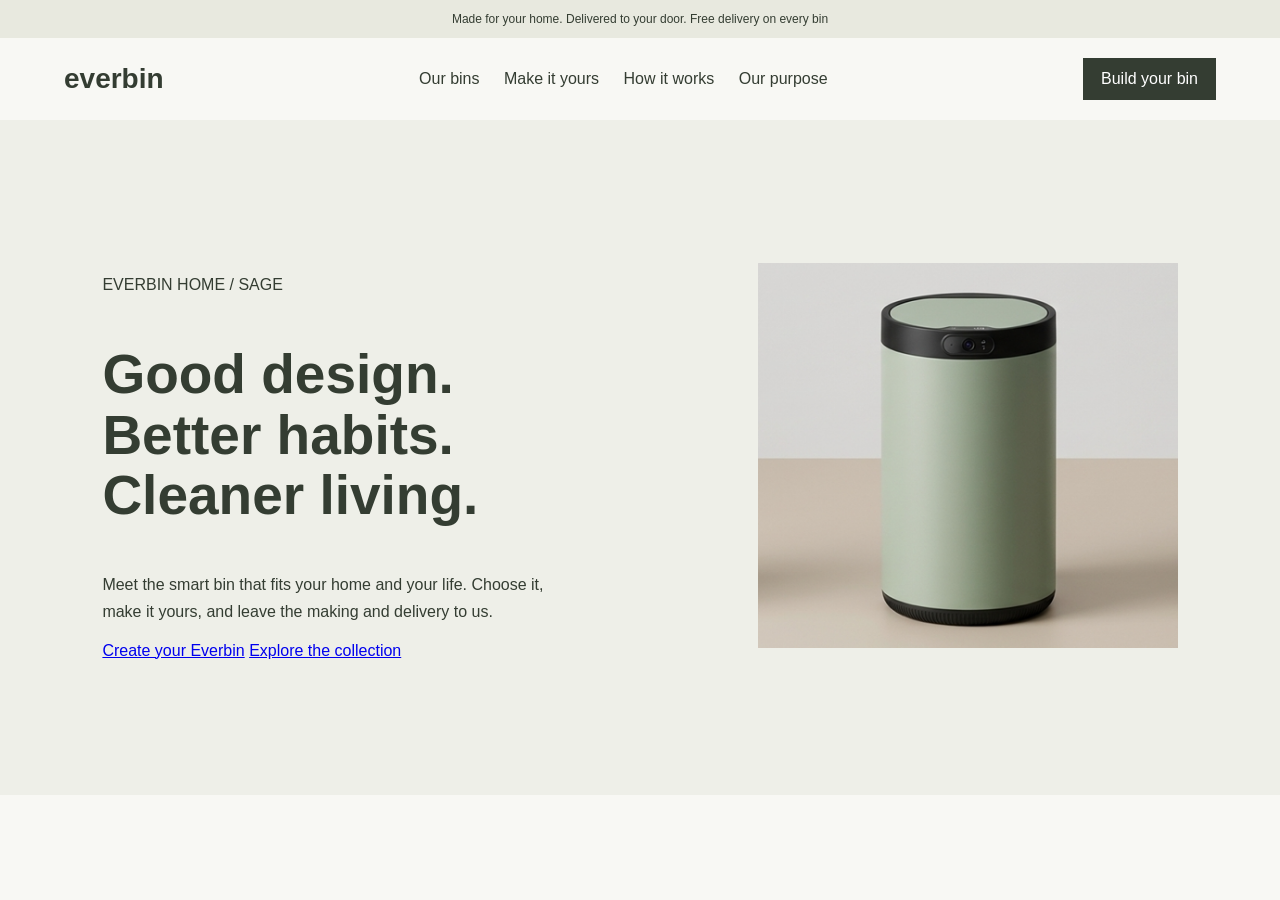
<file: index.html>
<!DOCTYPE html>
<html lang="en">
<head>
  <meta charset="UTF-8">
  <title>EVERBIN - Home</title>
  <link rel="stylesheet" href="style.css">
</head>
<body>

    <div class="announcement">
        Made for your home. Delivered to your door.
        Free delivery on every bin
      </div>
      
      <header class="site-header">
        <a class="logo" href="index.html">everbin</a>
      
        <nav>
          <a href="collection.html">Our bins</a>
          <a href="customize.html">Make it yours</a>
          <a href="how-it-works.html">How it works</a>
          <a href="purpose.html">Our purpose</a>
        </nav>
      
        <a class="button button-dark" href="customize.html">
          Build your bin
        </a>
      </header>

<section class="hero">
  <div>
    <p>EVERBIN HOME / SAGE</p>

    <h1>
      Good design.<br>
      Better habits.<br>
      Cleaner living.
    </h1>

    <p>
      Meet the smart bin that fits your home
      and your life. Choose it, make it yours,
      and leave the making and delivery to us.
    </p>

    <a href="customize.html">Create your Everbin</a>
    <a href="collection.html">Explore the collection</a>
  </div>

  <div class="hero-image">
    
    <img src="EVERBIN HOME.png"
         alt="Everbin Home">
  </div>
</section>

</body>
</html>
</file>
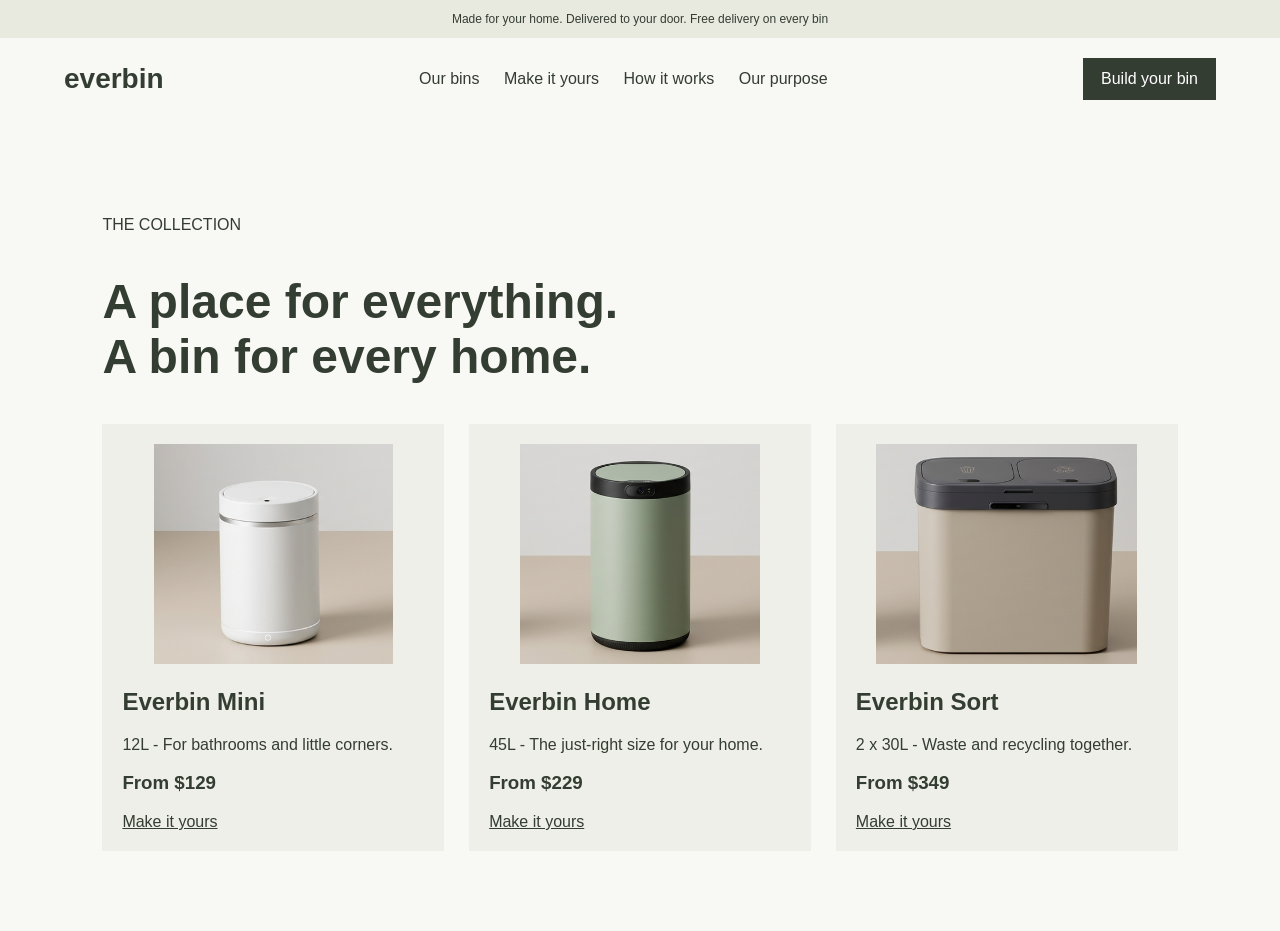
<file: collection.html>
<!DOCTYPE html>
<html lang="en">
<head>
  <meta charset="UTF-8">
  <title>EVERBIN - Our Bins</title>
  <link rel="stylesheet" href="style.css">
</head>
<body>

    <div class="announcement">
        Made for your home. Delivered to your door.
        Free delivery on every bin
      </div>
      
      <header class="site-header">
        <a class="logo" href="index.html">everbin</a>
      
        <nav>
          <a href="collection.html">Our bins</a>
          <a href="customize.html">Make it yours</a>
          <a href="how-it-works.html">How it works</a>
          <a href="purpose.html">Our purpose</a>
        </nav>
      
        <a class="button button-dark" href="customize.html">
          Build your bin
        </a>
      </header>

<section class="page">
  <p>THE COLLECTION</p>

  <h1>
    A place for everything.<br>
    A bin for every home.
  </h1>

  <div class="products">

    <div class="product">
      <img src="EVERBIN MINI.png"
           alt="Everbin Mini">
      <h2>Everbin Mini</h2>
      <p>12L - For bathrooms and little corners.</p>
      <h3>From $129</h3>
      <a href="customize.html">Make it yours</a>
    </div>

    <div class="product">
      <img src="EVERBIN HOME.png"
           alt="Everbin Home">
      <h2>Everbin Home</h2>
      <p>45L - The just-right size for your home.</p>
      <h3>From $229</h3>
      <a href="customize.html">Make it yours</a>
    </div>

    <div class="product">
      <img src="EVERBIN SORT.png"
           alt="Everbin Sort">
      <h2>Everbin Sort</h2>
      <p>2 x 30L - Waste and recycling together.</p>
      <h3>From $349</h3>
      <a href="customize.html">Make it yours</a>
    </div>

  </div>
</section>

</body>
</html>
</file>
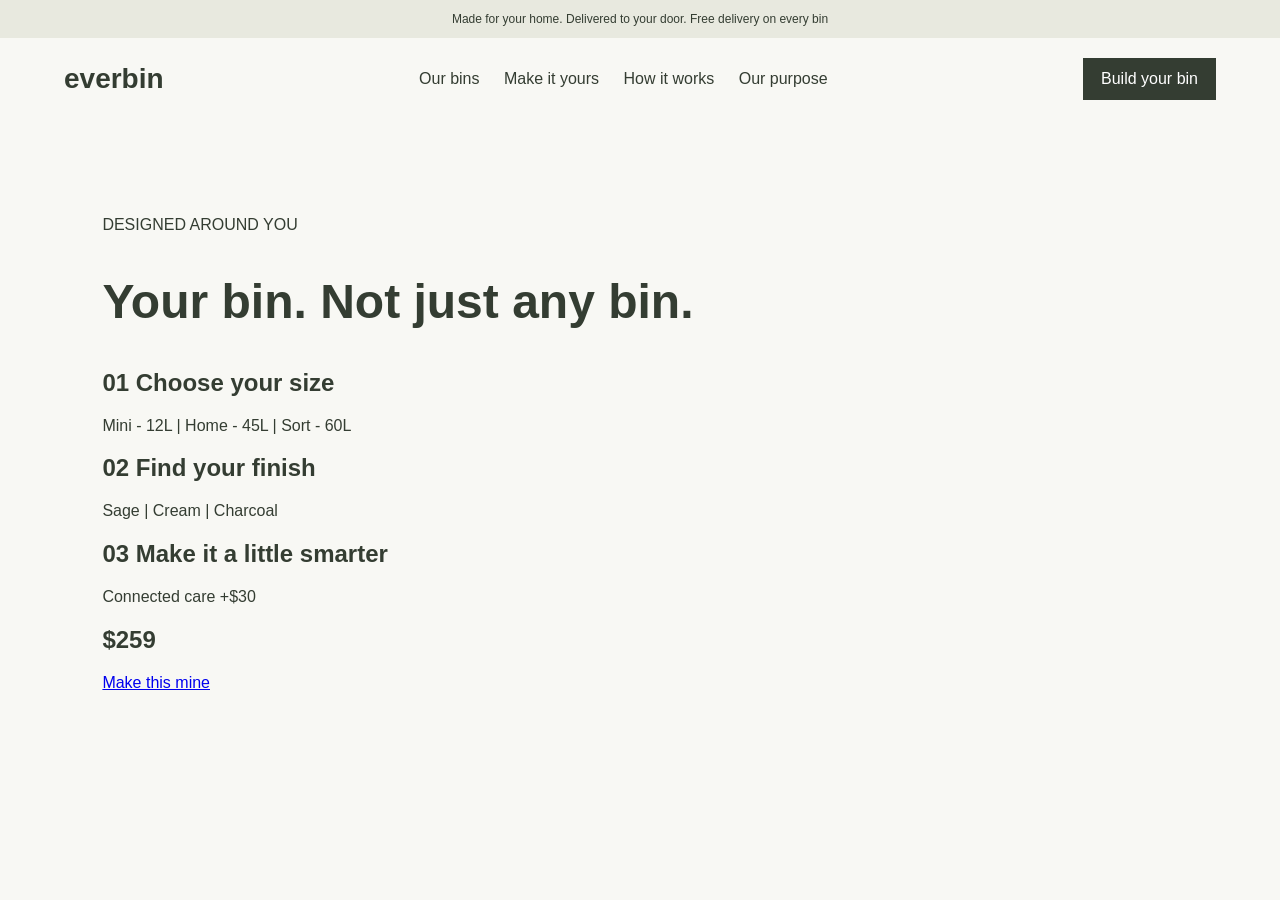
<file: customize.html>
<!DOCTYPE html>
<html lang="en">
<head>
  <meta charset="UTF-8">
  <title>EVERBIN - Customize</title>
  <link rel="stylesheet" href="style.css">
</head>
<body>

    <div class="announcement">
        Made for your home. Delivered to your door.
        Free delivery on every bin
      </div>
      
      <header class="site-header">
        <a class="logo" href="index.html">everbin</a>
      
        <nav>
          <a href="collection.html">Our bins</a>
          <a href="customize.html">Make it yours</a>
          <a href="how-it-works.html">How it works</a>
          <a href="purpose.html">Our purpose</a>
        </nav>
      
        <a class="button button-dark" href="customize.html">
          Build your bin
        </a>
      </header>

<section class="page">
  <p>DESIGNED AROUND YOU</p>

  <h1>Your bin. Not just any bin.</h1>

  <h2>01 Choose your size</h2>
  <p>Mini - 12L | Home - 45L | Sort - 60L</p>

  <h2>02 Find your finish</h2>
  <p>Sage | Cream | Charcoal</p>

  <h2>03 Make it a little smarter</h2>
  <p>Connected care +$30</p>

  <h2>$259</h2>

  <a href="faq.html">Make this mine</a>
</section>

</body>
</html>
</file>
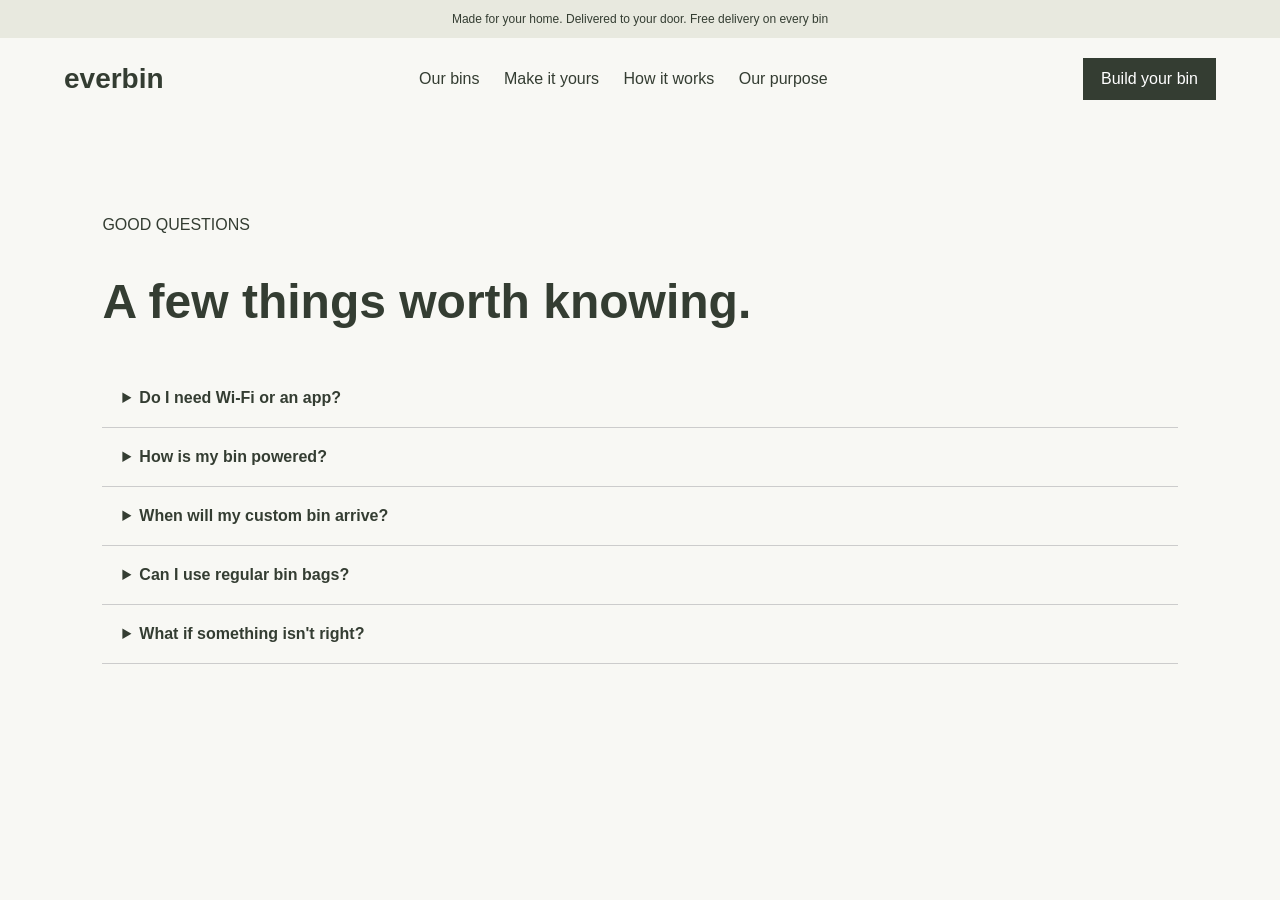
<file: faq.html>
<!DOCTYPE html>
<html lang="en">
<head>
  <meta charset="UTF-8">
  <title>EVERBIN - FAQs</title>
  <link rel="stylesheet" href="style.css">
</head>
<body>

    <div class="announcement">
        Made for your home. Delivered to your door.
        Free delivery on every bin
      </div>
      
      <header class="site-header">
        <a class="logo" href="index.html">everbin</a>
      
        <nav>
          <a href="collection.html">Our bins</a>
          <a href="customize.html">Make it yours</a>
          <a href="how-it-works.html">How it works</a>
          <a href="purpose.html">Our purpose</a>
        </nav>
      
        <a class="button button-dark" href="customize.html">
          Build your bin
        </a>
      </header>

<section class="page">
  <p>GOOD QUESTIONS</p>
  <h1>A few things worth knowing.</h1>

  <details>
    <summary>Do I need Wi-Fi or an app?</summary>
    <p>No. Touch-free opening works without Wi-Fi.
       Connected care is optional.</p>
  </details>

  <details>
    <summary>How is my bin powered?</summary>
    <p>Add your confirmed product information here.</p>
  </details>

  <details>
    <summary>When will my custom bin arrive?</summary>
    <p>Estimated arrival is 2-3 weeks.</p>
  </details>

  <details>
    <summary>Can I use regular bin bags?</summary>
    <p>Add your confirmed compatibility information here.</p>
  </details>

  <details>
    <summary>What if something isn't right?</summary>
    <p>Contact our customer care team.</p>
  </details>
</section>

</body>
</html>
</file>
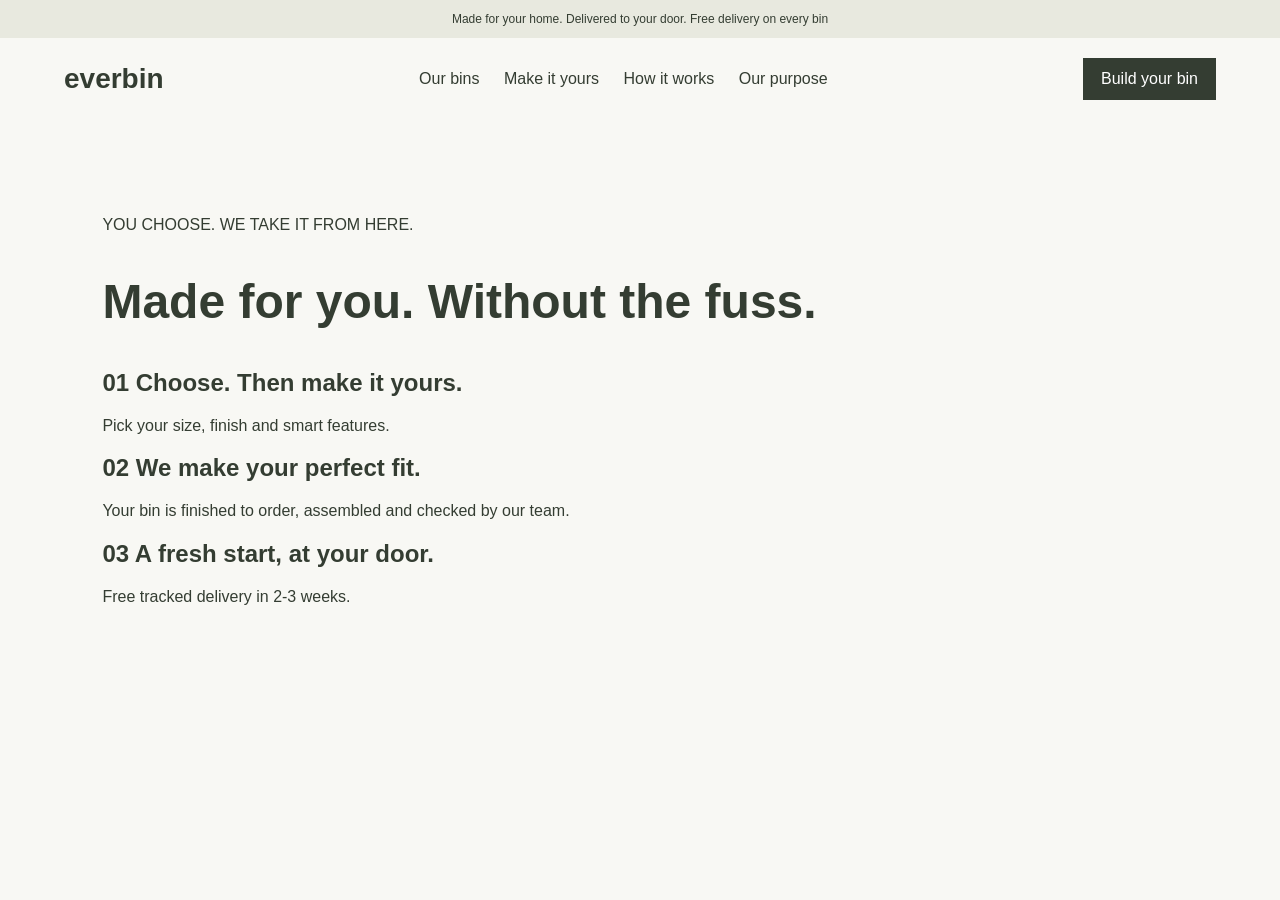
<file: how-it-works.html>
<!DOCTYPE html>
<html lang="en">
<head>
  <meta charset="UTF-8">
  <title>EVERBIN - How It Works</title>
  <link rel="stylesheet" href="style.css">
</head>
<body>

    <div class="announcement">
        Made for your home. Delivered to your door.
        Free delivery on every bin
      </div>
      
      <header class="site-header">
        <a class="logo" href="index.html">everbin</a>
      
        <nav>
          <a href="collection.html">Our bins</a>
          <a href="customize.html">Make it yours</a>
          <a href="how-it-works.html">How it works</a>
          <a href="purpose.html">Our purpose</a>
        </nav>
      
        <a class="button button-dark" href="customize.html">
          Build your bin
        </a>
      </header>

<section class="page">
  <p>YOU CHOOSE. WE TAKE IT FROM HERE.</p>

  <h1>Made for you. Without the fuss.</h1>

  <h2>01 Choose. Then make it yours.</h2>
  <p>Pick your size, finish and smart features.</p>

  <h2>02 We make your perfect fit.</h2>
  <p>Your bin is finished to order, assembled
     and checked by our team.</p>

  <h2>03 A fresh start, at your door.</h2>
  <p>Free tracked delivery in 2-3 weeks.</p>
</section>

</body>
</html>
</file>
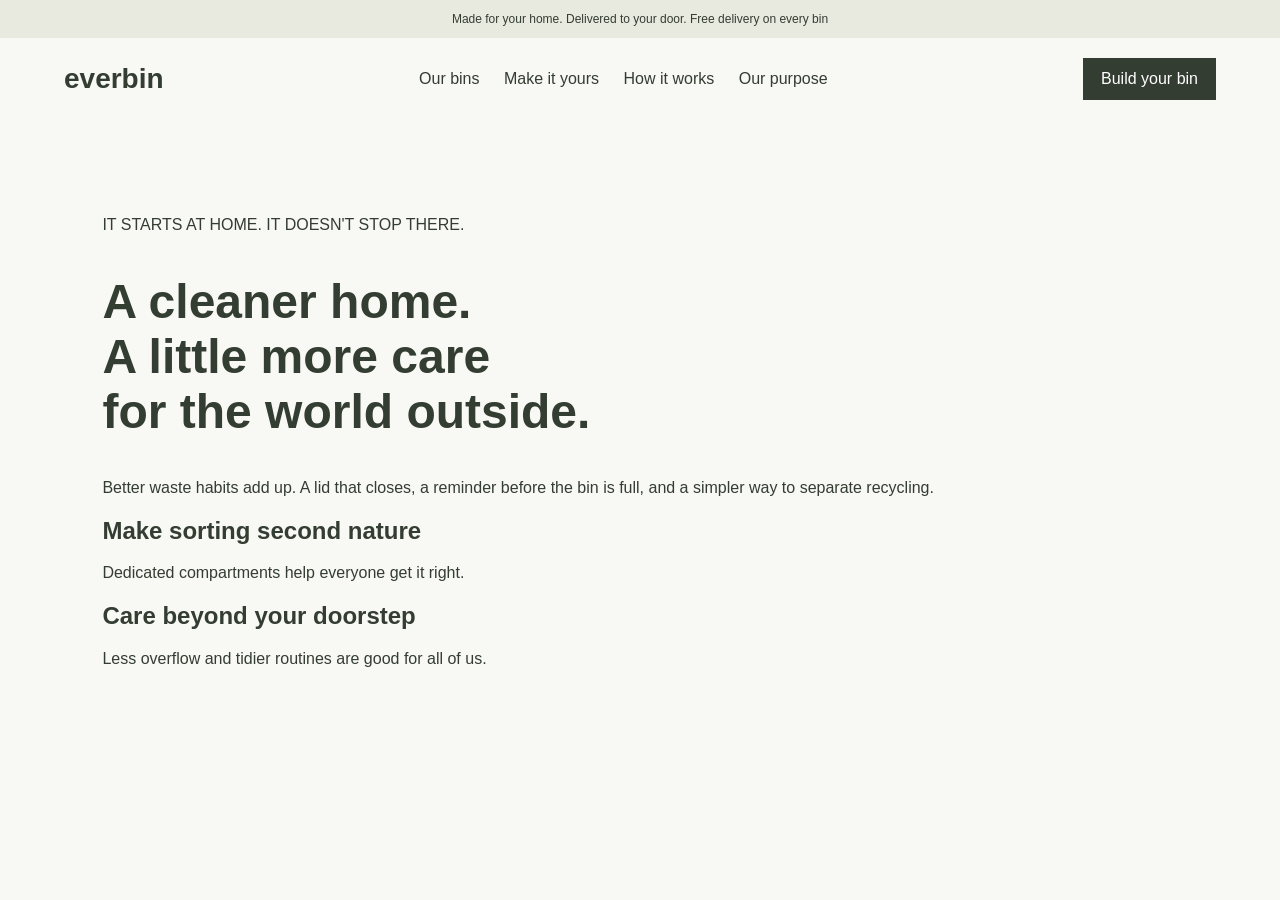
<file: purpose.html>
<!DOCTYPE html>
<html lang="en">
<head>
  <meta charset="UTF-8">
  <title>EVERBIN - Our Purpose</title>
  <link rel="stylesheet" href="style.css">
</head>
<body>

    <div class="announcement">
        Made for your home. Delivered to your door.
        Free delivery on every bin
      </div>
      
      <header class="site-header">
        <a class="logo" href="index.html">everbin</a>
      
        <nav>
          <a href="collection.html">Our bins</a>
          <a href="customize.html">Make it yours</a>
          <a href="how-it-works.html">How it works</a>
          <a href="purpose.html">Our purpose</a>
        </nav>
      
        <a class="button button-dark" href="customize.html">
          Build your bin
        </a>
      </header>

<section class="page">
  <p>IT STARTS AT HOME.
     IT DOESN'T STOP THERE.</p>

  <h1>
    A cleaner home.<br>
    A little more care<br>
    for the world outside.
  </h1>

  <p>
    Better waste habits add up.
    A lid that closes, a reminder before
    the bin is full, and a simpler way
    to separate recycling.
  </p>

  <h2>Make sorting second nature</h2>
  <p>Dedicated compartments help everyone
     get it right.</p>

  <h2>Care beyond your doorstep</h2>
  <p>Less overflow and tidier routines
     are good for all of us.</p>
</section>

</body>
</html>
</file>
<file: style.css>
* {
  box-sizing: border-box;
}

body {
  margin: 0;
  font-family: Arial, sans-serif;
  background-color: #f8f8f4;
  color: #343d32;
}

.announcement {
  background-color: #e8e9df;
  text-align: center;
  padding: 12px;
  font-size: 12px;
}

.site-header {
  display: flex;
  align-items: center;
  justify-content: space-between;
  padding: 20px 5%;
}

.logo {
  font-size: 28px;
  font-weight: bold;
  color: #343d32;
  text-decoration: none;
}

nav a {
  margin: 10px;
  color: #343d32;
  text-decoration: none;
}

nav a:hover {
  text-decoration: underline;
}

.button {
  padding: 12px 18px;
  text-decoration: none;
}

.button-dark {
  background-color: #343d32;
  color: white;
}

.hero {
  min-height: 75vh;
  padding: 70px 8%;
  display: flex;
  align-items: center;
  justify-content: space-between;
  gap: 40px;
  background-color: #eeefe8;
}

.hero h1 {
  font-size: 55px;
  line-height: 1.1;
}

.hero p {
  max-width: 450px;
  line-height: 1.7;
}

.hero-image img {
  width: 100%;
  max-width: 420px;
}

.page {
  min-height: 75vh;
  padding: 80px 8%;
}

.page h1 {
  font-size: 48px;
}

.products {
  display: flex;
  gap: 25px;
  margin-top: 40px;
}

.product {
  flex: 1;
  padding: 20px;
  background-color: #eeefe8;
}

.product img {
  width: 100%;
  height: 220px;
  object-fit: contain;
}

.product a {
  color: #343d32;
}

details {
  padding: 20px;
  border-bottom: 1px solid #ccc;
}

summary {
  cursor: pointer;
  font-weight: bold;
}

@media (max-width: 700px) {
  .site-header,
  .hero,
  .products {
    flex-direction: column;
  }

  nav {
    display: flex;
    flex-wrap: wrap;
    gap: 10px;
  }

  .hero h1 {
    font-size: 40px;
  }
}
</file>
